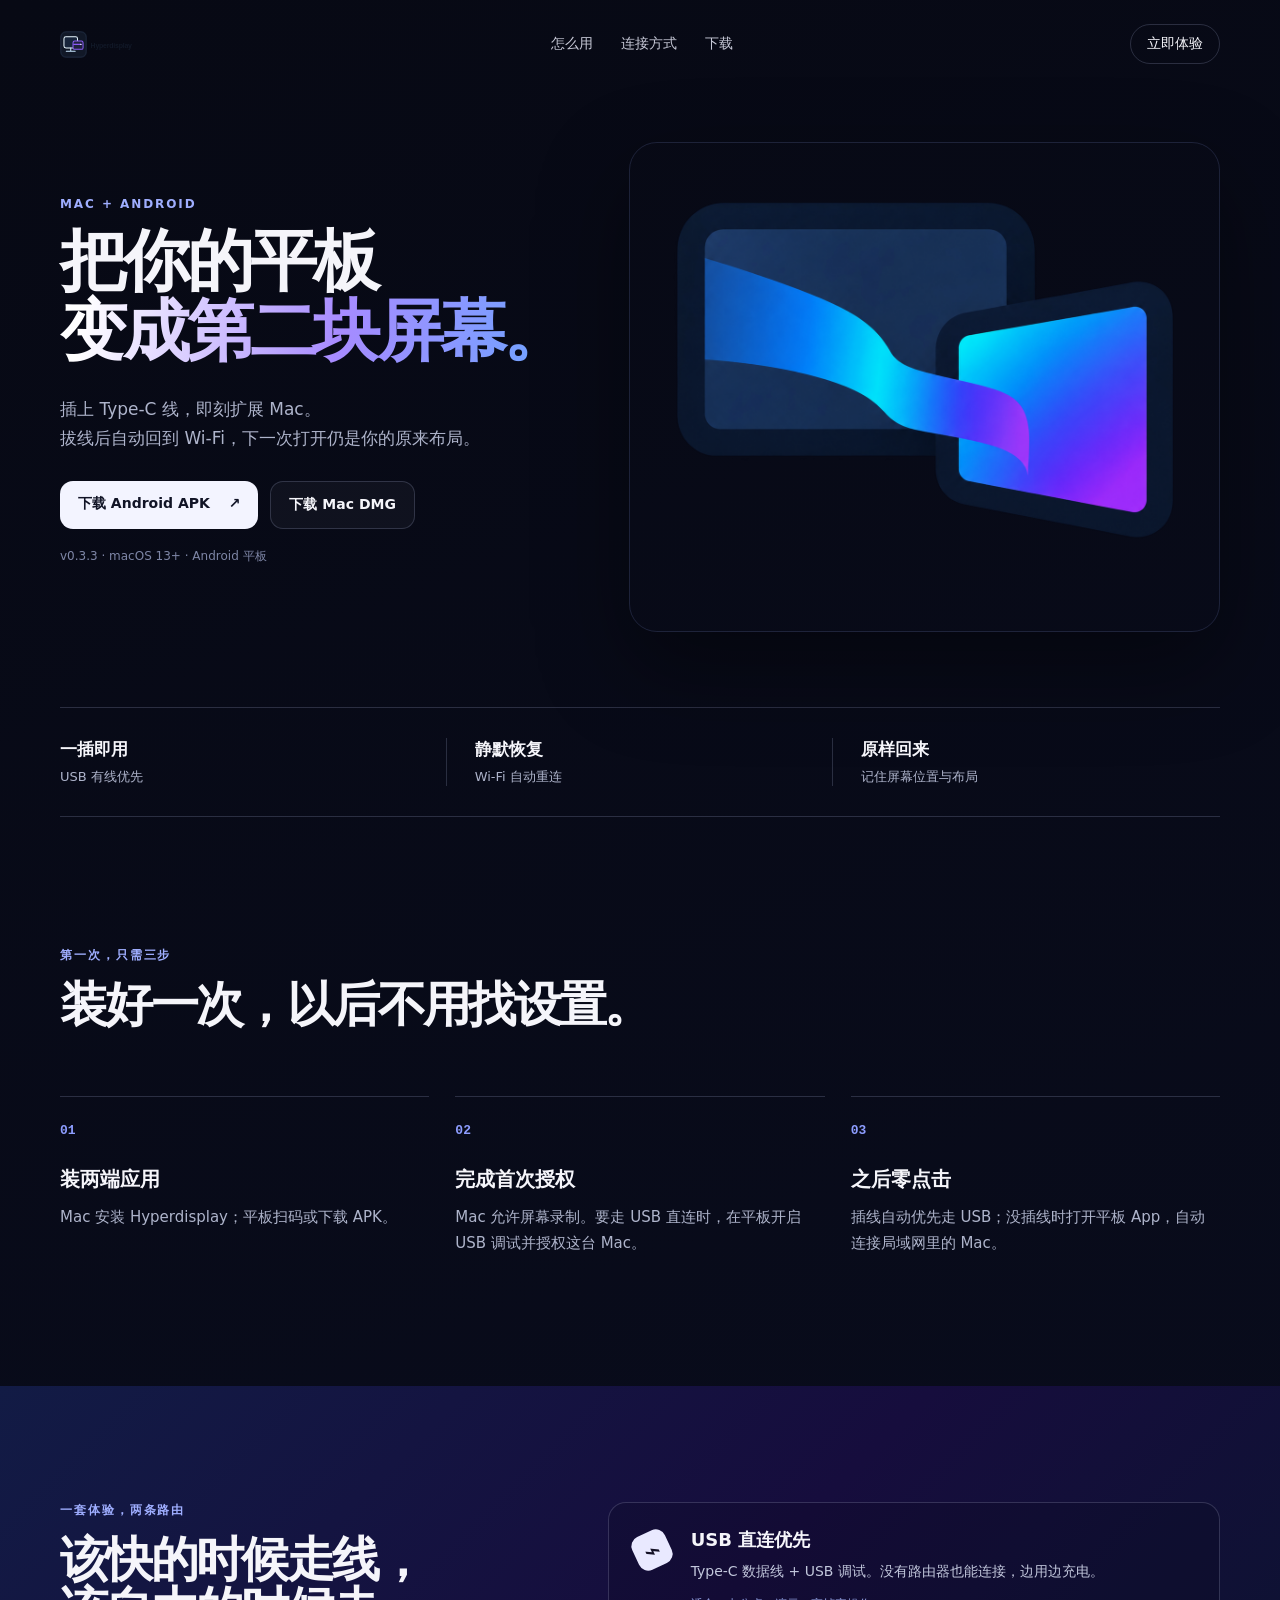
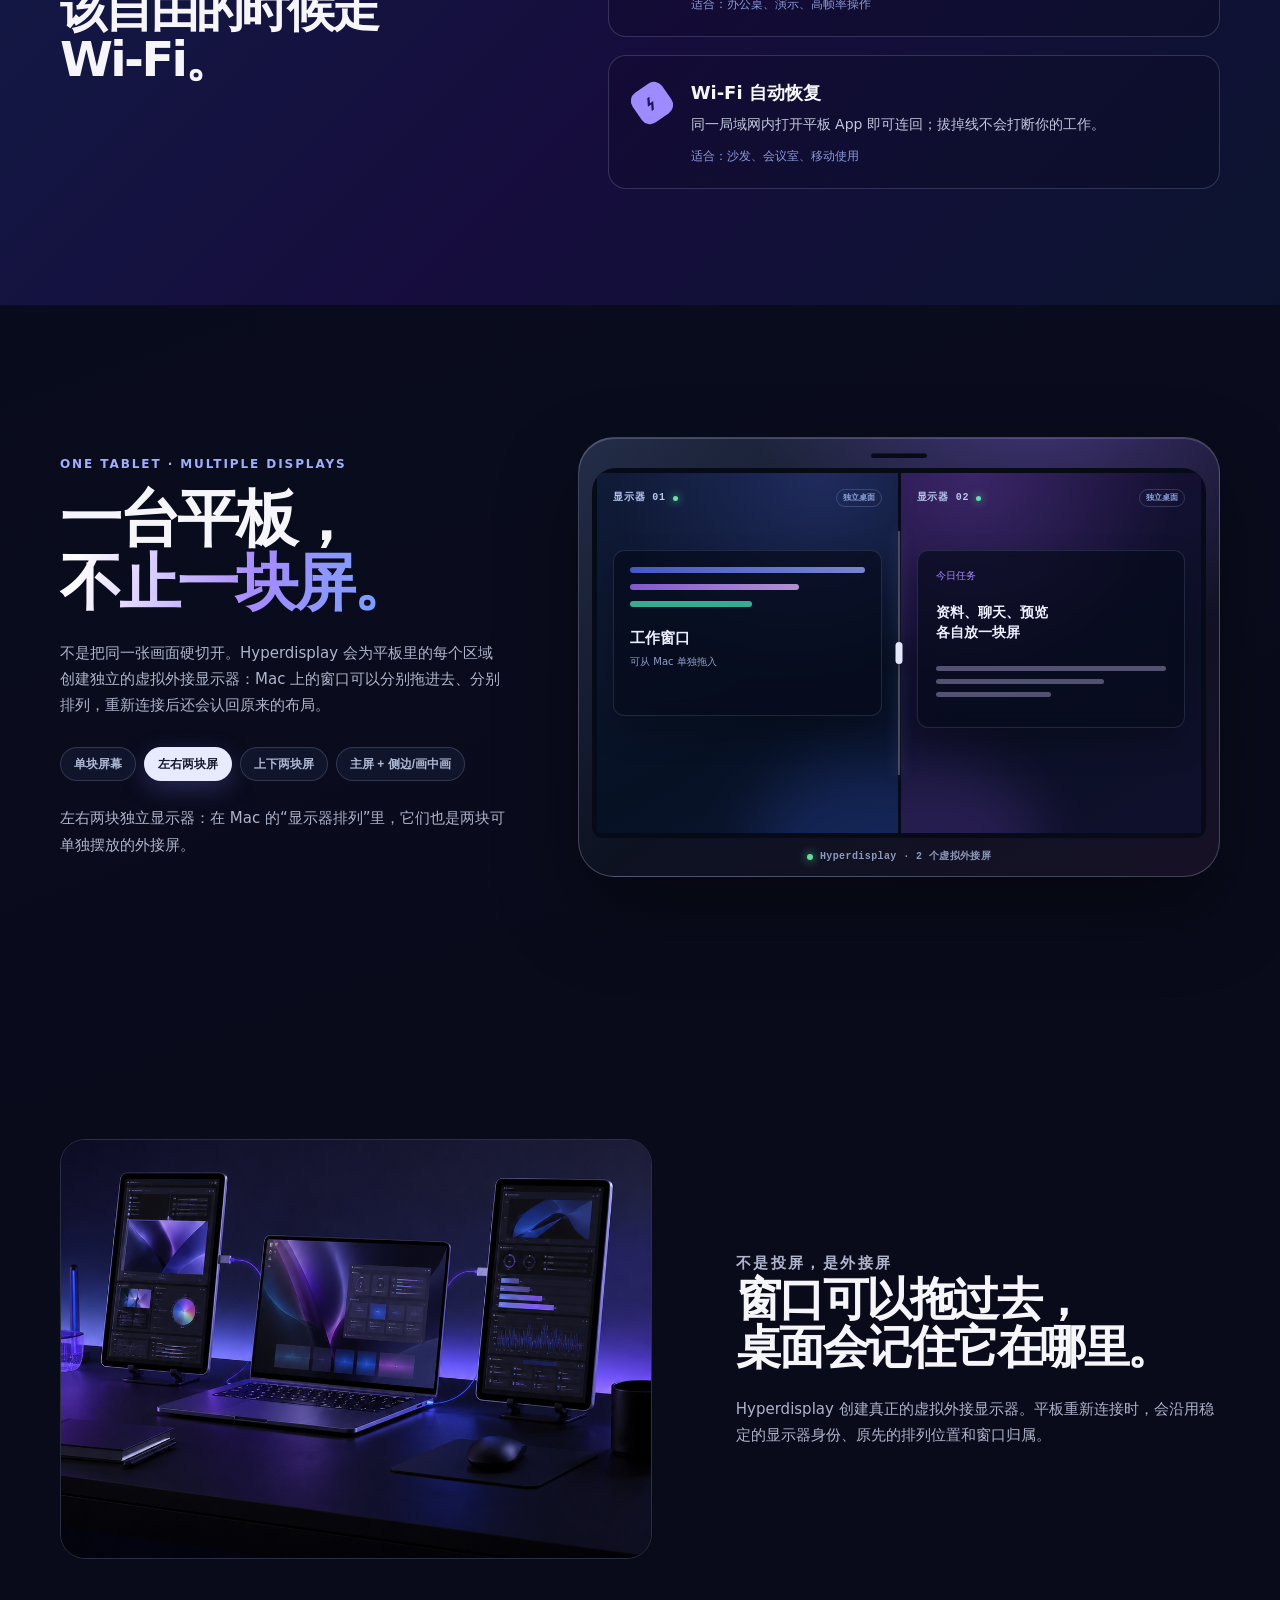
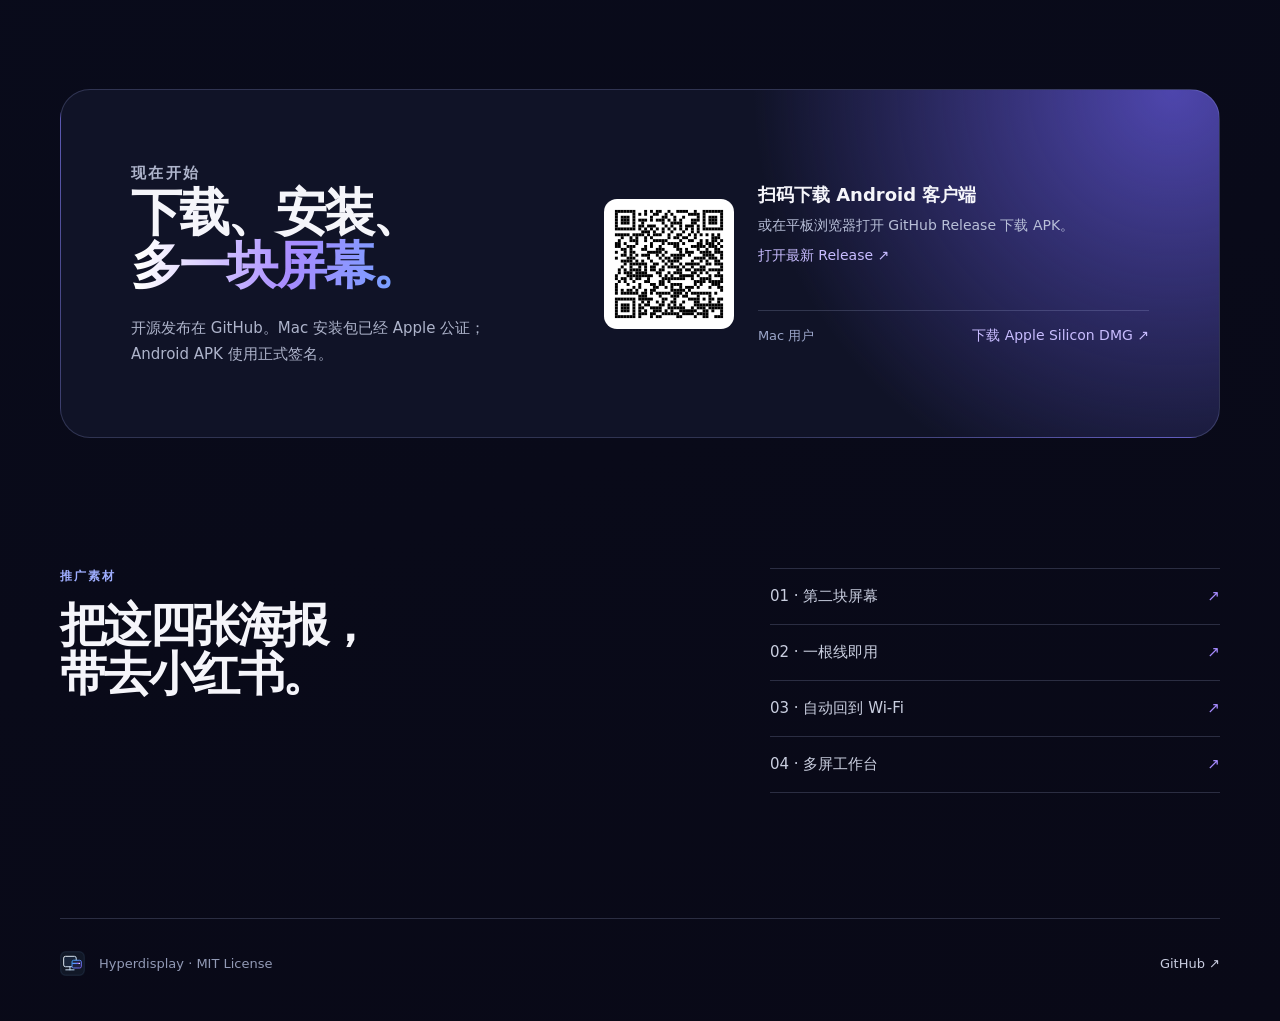
<file: site/index.html>
<!doctype html>
<html lang="zh-CN">
  <head>
    <meta charset="utf-8" />
    <meta name="viewport" content="width=device-width, initial-scale=1" />
    <meta name="description" content="Hyperdisplay：让 Android 平板成为 Mac 的第二块外接屏。USB 优先，Wi‑Fi 自动恢复。" />
    <title>Hyperdisplay — 让平板成为 Mac 的第二块屏幕</title>
    <link rel="icon" href="assets/hyperdisplay-mark.svg" type="image/svg+xml" />
    <link rel="stylesheet" href="styles.css" />
    <link rel="stylesheet" href="multi-screen.css" />
  </head>
  <body>
    <div class="aurora aurora-a"></div><div class="aurora aurora-b"></div>
    <header class="nav wrap">
      <a class="brand" href="#top" aria-label="Hyperdisplay 首页"><img src="assets/hyperdisplay-logo.svg" alt="Hyperdisplay" /></a>
      <nav aria-label="页面导航"><a href="#how">怎么用</a><a href="#connection">连接方式</a><a href="#download">下载</a></nav>
      <a class="nav-download" href="#download">立即体验</a>
    </header>

    <main id="top">
      <section class="hero wrap">
        <div class="hero-copy">
          <p class="eyeline">MAC + ANDROID</p>
          <h1>把你的平板<br /><em>变成第二块屏幕。</em></h1>
          <p class="hero-lede">插上 Type‑C 线，即刻扩展 Mac。<br />拔线后自动回到 Wi‑Fi，下一次打开仍是你的原来布局。</p>
          <div class="hero-actions">
            <a class="button primary" href="https://github.com/dyyz1993/hyperdisplay/releases/latest/download/Hyperdisplay-android.apk">下载 Android APK <span>↗</span></a>
            <a class="button secondary" href="https://github.com/dyyz1993/hyperdisplay/releases/latest/download/Hyperdisplay-macOS-arm64.dmg">下载 Mac DMG</a>
          </div>
          <p class="release-note">v0.3.3 · macOS 13+ · Android 平板</p>
        </div>
        <div class="hero-art"><img src="assets/hero.png" alt="Mac 与平板通过紫蓝色连接线协同工作" /></div>
      </section>

      <section class="promise wrap" aria-label="产品优势">
        <div><strong>一插即用</strong><span>USB 有线优先</span></div>
        <div><strong>静默恢复</strong><span>Wi‑Fi 自动重连</span></div>
        <div><strong>原样回来</strong><span>记住屏幕位置与布局</span></div>
      </section>

      <section id="how" class="how wrap">
        <div class="section-intro"><p class="eyeline">第一次，只需三步</p><h2>装好一次，以后不用找设置。</h2></div>
        <ol>
          <li><span>01</span><h3>装两端应用</h3><p>Mac 安装 Hyperdisplay；平板扫码或下载 APK。</p></li>
          <li><span>02</span><h3>完成首次授权</h3><p>Mac 允许屏幕录制。要走 USB 直连时，在平板开启 USB 调试并授权这台 Mac。</p></li>
          <li><span>03</span><h3>之后零点击</h3><p>插线自动优先走 USB；没插线时打开平板 App，自动连接局域网里的 Mac。</p></li>
        </ol>
      </section>

      <section id="connection" class="connection">
        <div class="wrap connection-grid">
          <div class="connection-copy"><p class="eyeline">一套体验，两条路由</p><h2>该快的时候走线，<br />该自由的时候走 Wi‑Fi。</h2></div>
          <div class="routes">
            <article><div class="route-icon cable">⌁</div><h3>USB 直连优先</h3><p>Type‑C 数据线 + USB 调试。没有路由器也能连接，边用边充电。</p><small>适合：办公桌、演示、高帧率操作</small></article>
            <article><div class="route-icon wifi">⌁</div><h3>Wi‑Fi 自动恢复</h3><p>同一局域网内打开平板 App 即可连回；拔掉线不会打断你的工作。</p><small>适合：沙发、会议室、移动使用</small></article>
          </div>
        </div>
      </section>

      <section id="multi-screen" class="tablet-layout wrap">
        <div class="tablet-layout-copy">
          <p class="eyeline">ONE TABLET · MULTIPLE DISPLAYS</p>
          <h2>一台平板，<br /><em>不止一块屏。</em></h2>
          <p>不是把同一张画面硬切开。Hyperdisplay 会为平板里的每个区域创建独立的虚拟外接显示器：Mac 上的窗口可以分别拖进去、分别排列，重新连接后还会认回原来的布局。</p>
          <div class="layout-switcher" role="group" aria-label="平板多屏布局演示">
            <button type="button" data-layout="single" aria-pressed="false">单块屏幕</button>
            <button type="button" data-layout="horizontal" aria-pressed="true">左右两块屏</button>
            <button type="button" data-layout="vertical" aria-pressed="false">上下两块屏</button>
            <button type="button" data-layout="pip" aria-pressed="false">主屏 + 侧边/画中画</button>
          </div>
          <p class="layout-caption" aria-live="polite">左右两块独立显示器：在 Mac 的“显示器排列”里，它们也是两块可单独摆放的外接屏。</p>
        </div>

        <div class="tablet-stage" data-layout="horizontal" aria-label="平板多块独立显示器动态示意">
          <div class="tablet-camera"></div>
          <div class="tablet-screen">
            <article class="screen-pane pane-a">
              <div class="pane-head"><span>显示器 01</span><i></i><b>独立桌面</b></div>
              <div class="mock-window code-window"><span></span><span></span><span></span><strong>工作窗口</strong><small>可从 Mac 单独拖入</small></div>
              <div class="pane-glow"></div>
            </article>
            <article class="screen-pane pane-b">
              <div class="pane-head"><span>显示器 02</span><i></i><b>独立桌面</b></div>
              <div class="mock-window note-window"><small>今日任务</small><strong>资料、聊天、预览<br />各自放一块屏</strong><em></em><em></em><em></em></div>
              <div class="pane-glow"></div>
            </article>
            <div class="demo-divider" aria-hidden="true"><span></span></div>
          </div>
          <div class="tablet-footer"><span class="live-dot"></span> Hyperdisplay · 2 个虚拟外接屏</div>
        </div>
      </section>

      <section class="layout wrap">
        <div class="layout-visual"><img src="assets/poster-multi.png" alt="一台 Mac 与多个平板外接屏组成的工作空间" /></div>
        <div><p class="eyeline">不是投屏，是外接屏</p><h2>窗口可以拖过去，<br />桌面会记住它在哪里。</h2><p>Hyperdisplay 创建真正的虚拟外接显示器。平板重新连接时，会沿用稳定的显示器身份、原先的排列位置和窗口归属。</p></div>
      </section>

      <section id="download" class="download wrap">
        <div class="download-copy"><p class="eyeline">现在开始</p><h2>下载、安装、<br /><em>多一块屏幕。</em></h2><p>开源发布在 GitHub。Mac 安装包已经 Apple 公证；Android APK 使用正式签名。</p></div>
        <div class="download-panel">
          <img class="qr" src="assets/qr-android.svg" alt="扫描下载 Android APK" />
          <div><h3>扫码下载 Android 客户端</h3><p>或在平板浏览器打开 GitHub Release 下载 APK。</p><a href="https://github.com/dyyz1993/hyperdisplay/releases/latest">打开最新 Release ↗</a></div>
          <div class="mac-row"><span>Mac 用户</span><a href="https://github.com/dyyz1993/hyperdisplay/releases/latest/download/Hyperdisplay-macOS-arm64.dmg">下载 Apple Silicon DMG ↗</a></div>
        </div>
      </section>

      <section class="social wrap"><div><p class="eyeline">推广素材</p><h2>把这四张海报，<br />带去小红书。</h2></div><div class="poster-links"><a href="posters/01-second-screen.html">01 · 第二块屏幕</a><a href="posters/02-one-cable.html">02 · 一根线即用</a><a href="posters/03-wifi-recovery.html">03 · 自动回到 Wi‑Fi</a><a href="posters/04-multi-display.html">04 · 多屏工作台</a></div></section>
    </main>

    <footer class="wrap"><img src="assets/hyperdisplay-mark.svg" alt="" /><span>Hyperdisplay · MIT License</span><a href="https://github.com/dyyz1993/hyperdisplay">GitHub ↗</a></footer>
    <script>
      (() => {
        const stage = document.querySelector('.tablet-stage');
        const footer = stage?.querySelector('.tablet-footer');
        const caption = document.querySelector('.layout-caption');
        const labels = {
          single: ['单块完整外接屏：平板作为一块完整显示器使用。', '1 个虚拟外接屏'],
          horizontal: ['左右两块独立显示器：在 Mac 的“显示器排列”里，它们也是两块可单独摆放的外接屏。', '2 个虚拟外接屏'],
          vertical: ['上下两块独立显示器：上下区域分别对应两块可拖放窗口的外接屏。', '2 个虚拟外接屏'],
          pip: ['主屏与侧边/画中画：重点内容在主区域，辅助窗口留在独立小屏。', '2 个虚拟外接屏'],
        };
        document.querySelectorAll('[data-layout]').forEach((button) => {
          if (button.tagName !== 'BUTTON') return;
          button.addEventListener('click', () => {
            const mode = button.dataset.layout;
            stage.dataset.layout = mode;
            document.querySelectorAll('.layout-switcher button').forEach((item) => {
              item.setAttribute('aria-pressed', String(item === button));
            });
            caption.textContent = labels[mode][0];
            footer.lastChild.textContent = ` Hyperdisplay · ${labels[mode][1]}`;
          });
        });
      })();
    </script>
  </body>
</html>
</file>
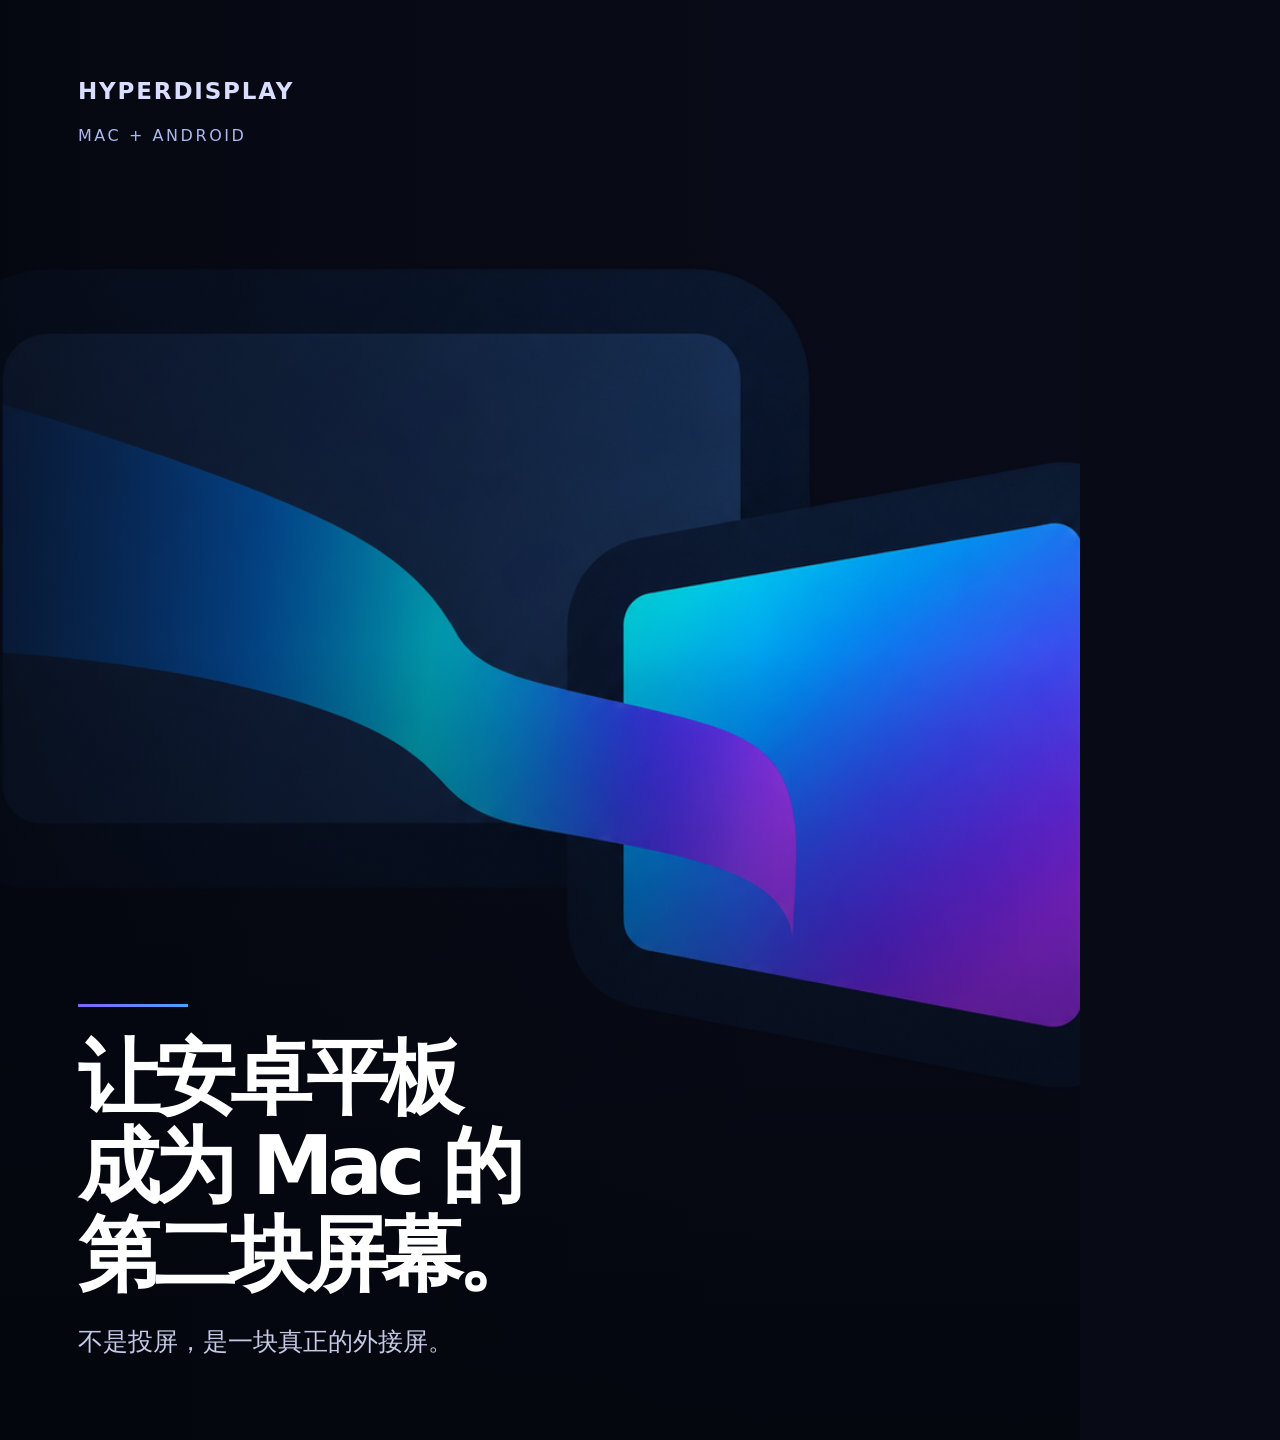
<file: site/posters/01-second-screen.html>
<!doctype html><html lang="zh-CN"><head><meta charset="utf-8"><meta name="viewport" content="width=1080"><link rel="stylesheet" href="poster.css"><title>Hyperdisplay 海报 01</title></head><body><main class="poster poster-hero fade-left"><img class="bg" src="../assets/hero.png" alt=""><div class="top"><div class="brand">HYPERDISPLAY</div><div class="tag">MAC + ANDROID</div></div><div class="bottom"><div class="rule"></div><h1>让安卓平板<br>成为 Mac 的<br>第二块屏幕。</h1><p>不是投屏，是一块真正的外接屏。</p></div></main></body></html>
</file>
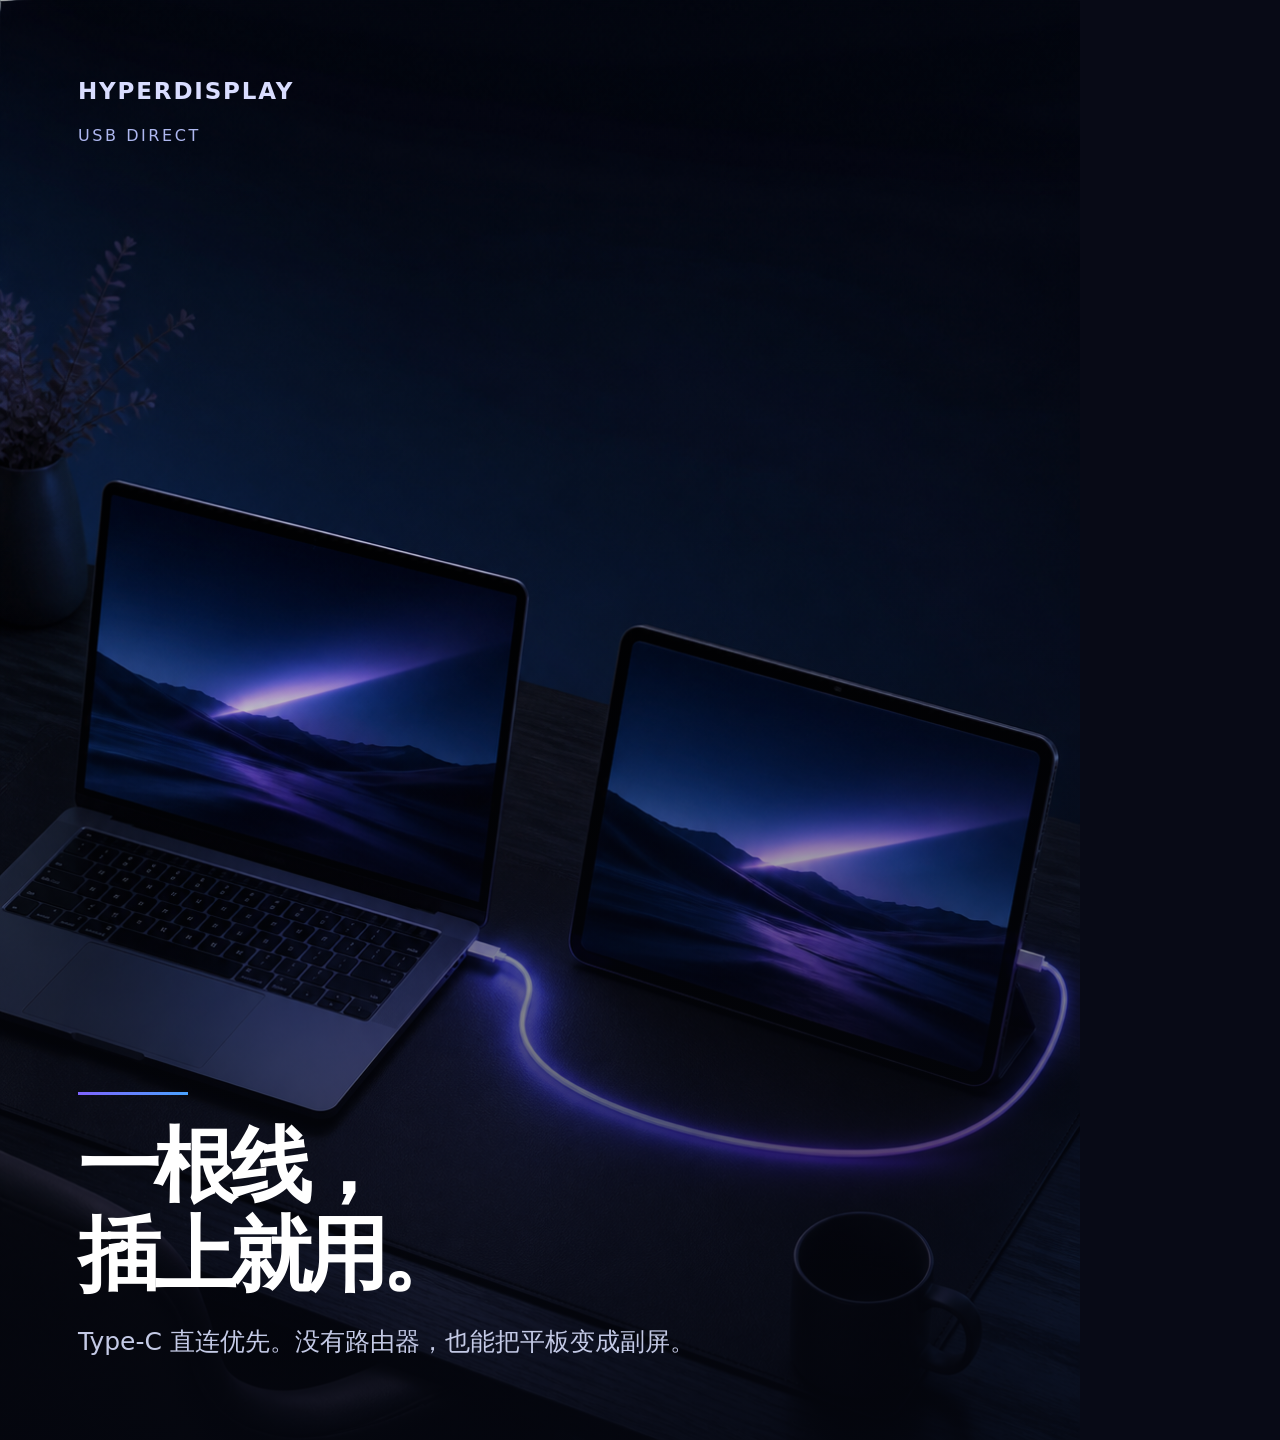
<file: site/posters/02-one-cable.html>
<!doctype html><html lang="zh-CN"><head><meta charset="utf-8"><meta name="viewport" content="width=1080"><link rel="stylesheet" href="poster.css"><title>Hyperdisplay 海报 02</title></head><body><main class="poster poster-cable"><img class="bg" src="../assets/poster-cable.png" alt=""><div class="top"><div class="brand">HYPERDISPLAY</div><div class="tag">USB DIRECT</div></div><div class="bottom"><div class="rule"></div><h1>一根线，<br>插上就用。</h1><p>Type‑C 直连优先。没有路由器，也能把平板变成副屏。</p></div></main></body></html>
</file>
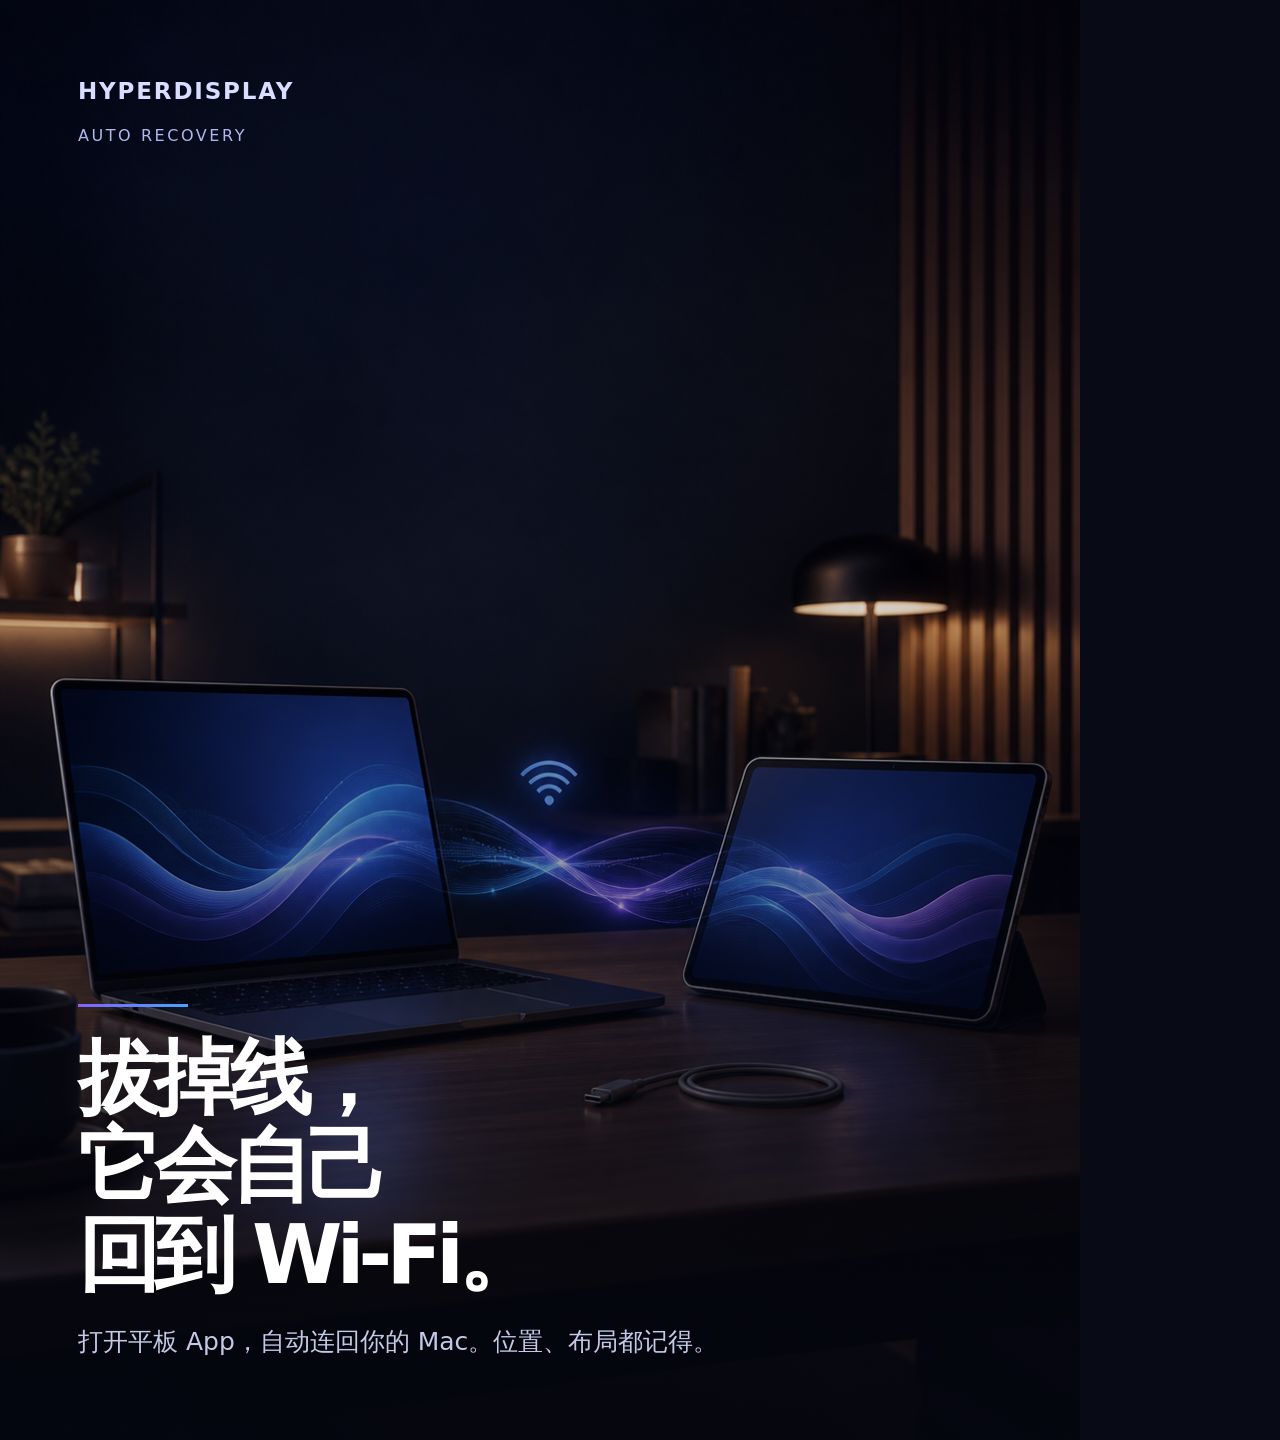
<file: site/posters/03-wifi-recovery.html>
<!doctype html><html lang="zh-CN"><head><meta charset="utf-8"><meta name="viewport" content="width=1080"><link rel="stylesheet" href="poster.css"><title>Hyperdisplay 海报 03</title></head><body><main class="poster poster-wifi"><img class="bg" src="../assets/poster-wifi.png" alt=""><div class="top"><div class="brand">HYPERDISPLAY</div><div class="tag">AUTO RECOVERY</div></div><div class="bottom"><div class="rule"></div><h1>拔掉线，<br>它会自己<br>回到 Wi‑Fi。</h1><p>打开平板 App，自动连回你的 Mac。位置、布局都记得。</p></div></main></body></html>
</file>
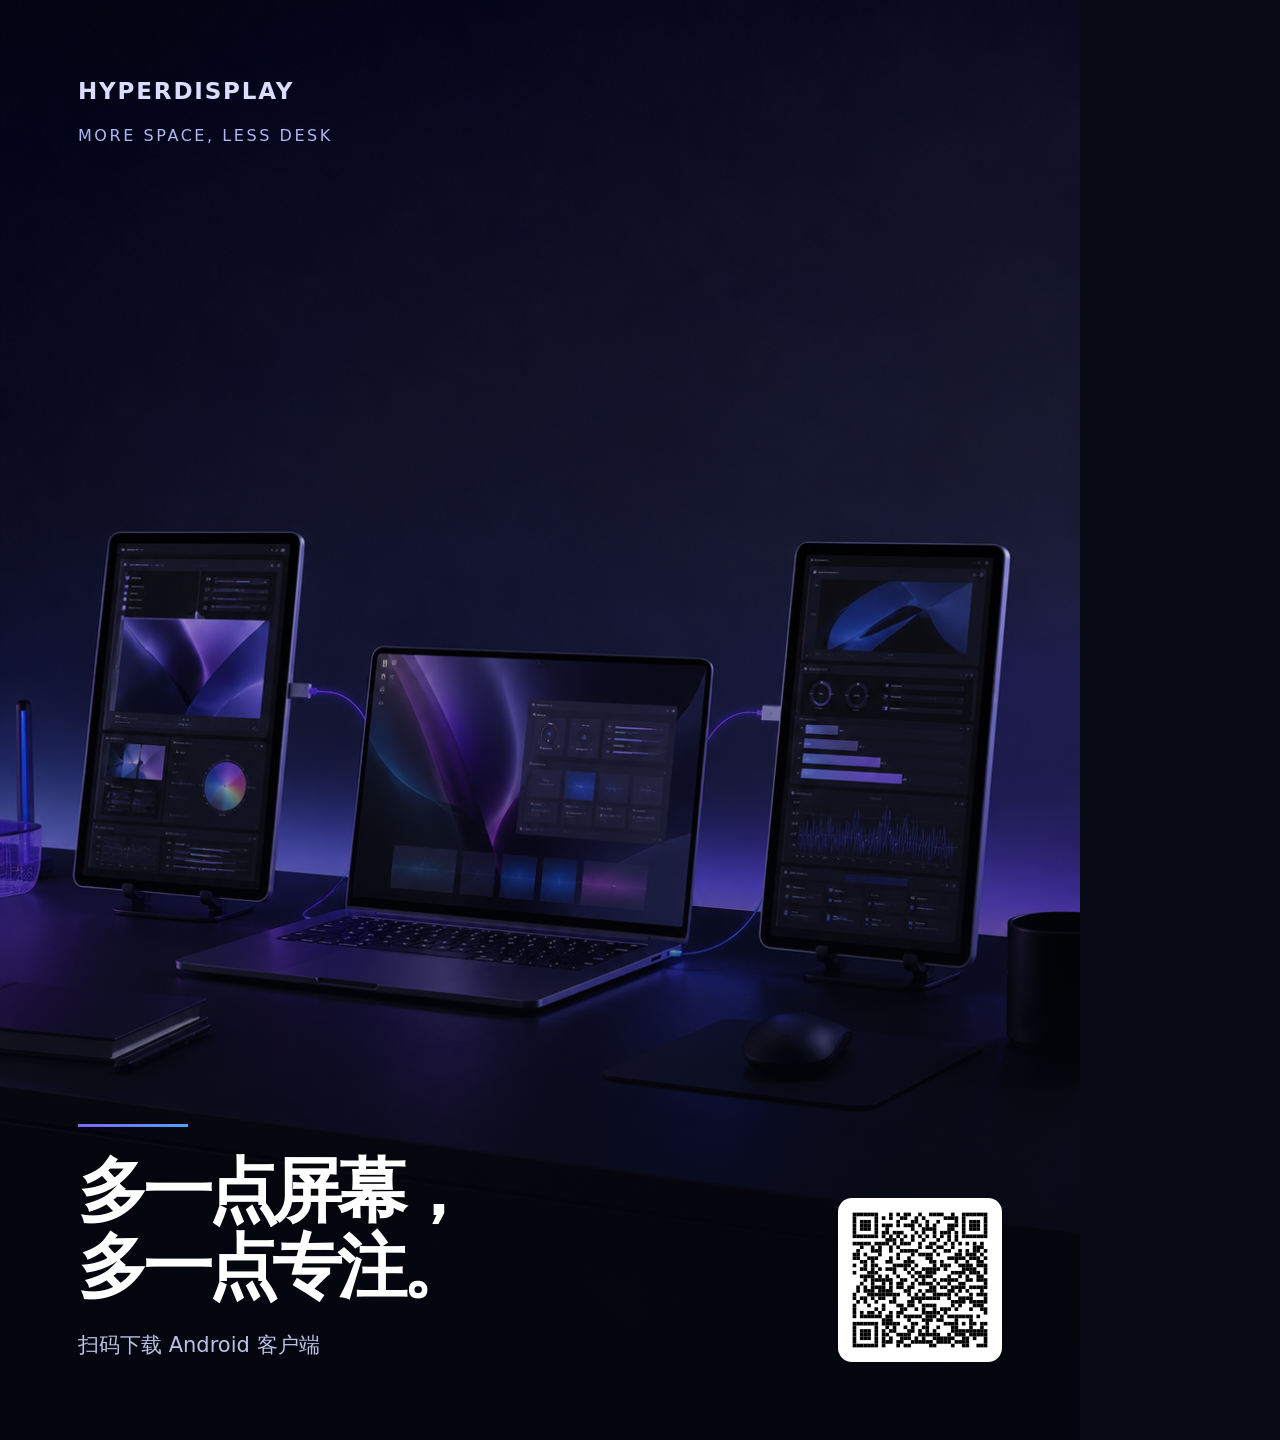
<file: site/posters/04-multi-display.html>
<!doctype html><html lang="zh-CN"><head><meta charset="utf-8"><meta name="viewport" content="width=1080"><link rel="stylesheet" href="poster.css"><title>Hyperdisplay 海报 04</title></head><body><main class="poster poster-multi with-qr"><img class="bg" src="../assets/poster-multi.png" alt=""><div class="top"><div class="brand">HYPERDISPLAY</div><div class="tag">MORE SPACE, LESS DESK</div></div><div class="bottom"><div class="rule"></div><h1>多一点屏幕，<br>多一点专注。</h1><p class="small">扫码下载 Android 客户端</p></div><div class="qr-wrap"><img src="../assets/qr-android.svg" alt="扫码下载 Android APK"></div></main></body></html>
</file>
<file: site/styles.css>
:root{--ink:#070914;--ink2:#0d1124;--paper:#f5f5fa;--muted:#aeb4cb;--violet:#8d68ff;--blue:#4a84ff;--line:rgba(198,210,255,.18);font-family:"SF Pro Display","PingFang SC","Noto Sans CJK SC",system-ui,sans-serif;color:var(--paper);background:var(--ink)}*{box-sizing:border-box}html{scroll-behavior:smooth}body{margin:0;overflow-x:hidden;background:linear-gradient(160deg,#070914 0%,#090c1d 48%,#090917 100%)}a{color:inherit;text-decoration:none}.wrap{width:min(1160px,calc(100% - 48px));margin-inline:auto}.aurora{position:fixed;z-index:-1;filter:blur(90px);opacity:.25;border-radius:50%;pointer-events:none}.aurora-a{width:380px;height:380px;background:#3155ff;top:-120px;right:-100px}.aurora-b{width:360px;height:360px;background:#7039ec;left:-160px;top:760px}.nav{height:88px;display:flex;align-items:center;justify-content:space-between;gap:28px}.brand img{height:27px;display:block}.nav nav{display:flex;gap:28px;font-size:14px;color:#c7c9d7}.nav nav a:hover{color:#fff}.nav-download{padding:10px 16px;border:1px solid var(--line);border-radius:999px;font-size:14px}.hero{min-height:610px;display:grid;grid-template-columns:1fr 1.08fr;align-items:center;gap:22px;padding-block:54px 75px}.eyeline{margin:0 0 16px;color:#9faeff;font-size:12px;letter-spacing:.16em;font-weight:700}.hero h1,.section-intro h2,.connection h2,.layout h2,.download h2,.social h2{margin:0;letter-spacing:-.055em;line-height:1.04;font-size:clamp(42px,5.25vw,72px)}em{font-style:normal;background:linear-gradient(100deg,#fff 5%,#a78bff 55%,#6ba5ff);-webkit-background-clip:text;background-clip:text;color:transparent}.hero-lede{color:var(--muted);font-size:17px;line-height:1.7;margin:28px 0}.hero-actions{display:flex;gap:12px;flex-wrap:wrap}.button{border-radius:13px;padding:14px 18px;font-size:14px;font-weight:650;transition:transform .2s,background .2s}.button:hover{transform:translateY(-2px)}.primary{background:#f3f4ff;color:#111426}.primary span{margin-left:14px}.secondary{border:1px solid var(--line);background:rgba(255,255,255,.035)}.release-note{font-size:12px;color:#7e86a6;margin-top:19px}.hero-art{height:490px;overflow:hidden;border-radius:28px;border:1px solid rgba(151,171,255,.15);box-shadow:0 35px 90px rgba(0,0,0,.4)}.hero-art img{width:100%;height:100%;object-fit:cover;object-position:center;display:block}.promise{border-top:1px solid var(--line);border-bottom:1px solid var(--line);display:grid;grid-template-columns:repeat(3,1fr);padding:30px 0;margin-bottom:130px}.promise div{padding:0 28px;border-right:1px solid var(--line)}.promise div:first-child{padding-left:0}.promise div:last-child{border:0}.promise strong,.promise span{display:block}.promise strong{font-size:17px;margin-bottom:7px}.promise span{font-size:13px;color:var(--muted)}.how{padding-bottom:130px}.section-intro{max-width:630px}.section-intro h2{font-size:48px}.how ol{list-style:none;margin:66px 0 0;padding:0;display:grid;grid-template-columns:repeat(3,1fr);gap:26px}.how li{padding-top:22px;border-top:1px solid var(--line)}.how li span{font:600 13px ui-monospace,SFMono-Regular,monospace;color:#8d9dff}.how h3{margin:28px 0 11px;font-size:20px}.how li p,.layout p,.download-copy>p{margin:0;color:var(--muted);font-size:15px;line-height:1.75}.connection{padding:116px 0;background:linear-gradient(135deg,#121b45,#160d3d 52%,#0b142f)}.connection-grid{display:grid;grid-template-columns:.85fr 1.15fr;gap:95px;align-items:start}.connection h2{font-size:48px}.routes{display:grid;gap:18px}.routes article{position:relative;padding:25px 28px 23px 82px;border:1px solid rgba(214,220,255,.18);border-radius:18px;background:rgba(0,0,0,.12)}.route-icon{position:absolute;left:25px;top:29px;width:36px;height:36px;display:grid;place-items:center;border-radius:10px;background:#e9e9ff;color:#141126;font-size:27px;transform:rotate(-25deg)}.route-icon.wifi{background:#9d8bff;color:#201457;transform:rotate(55deg)}.routes h3{margin:0 0 8px;font-size:18px}.routes p{margin:0;color:#c2c7dc;font-size:14px;line-height:1.6}.routes small{display:block;margin-top:13px;color:#8c99d8;font-size:12px}.layout{padding:130px 0;display:grid;grid-template-columns:1.1fr .9fr;gap:84px;align-items:center}.layout-visual{height:420px;border-radius:25px;overflow:hidden;border:1px solid var(--line)}.layout-visual img{width:100%;height:100%;object-fit:cover;object-position:50% 70%}.layout h2{font-size:46px;margin-bottom:24px}.download{margin-bottom:130px;padding:70px;display:grid;grid-template-columns:.85fr 1.15fr;gap:70px;border:1px solid rgba(173,186,255,.2);border-radius:30px;background:radial-gradient(circle at 96% 0,#4e46ad 0,transparent 36%),#101327}.download h2{font-size:51px;margin-bottom:22px}.download-panel{display:grid;grid-template-columns:130px 1fr;column-gap:24px;align-items:center}.qr{width:130px;height:130px;border-radius:13px;background:#fff;padding:8px;grid-row:span 2}.download-panel h3{margin:0 0 8px;font-size:18px}.download-panel p{color:#b8bfd8;font-size:14px;line-height:1.5;margin:0 0 9px}.download-panel a{color:#c8bcff;font-size:14px}.mac-row{grid-column:2;border-top:1px solid var(--line);padding-top:16px;display:flex;justify-content:space-between;gap:15px}.mac-row span{font-size:13px;color:#9ca6ca}.social{display:flex;justify-content:space-between;gap:40px;padding-bottom:125px}.social h2{font-size:47px}.poster-links{min-width:min(100%,450px);border-top:1px solid var(--line)}.poster-links a{display:flex;justify-content:space-between;padding:18px 0;border-bottom:1px solid var(--line);color:#c9cedf;font-size:15px}.poster-links a:after{content:'↗';color:#a78bff}.poster-links a:hover{color:white}footer{border-top:1px solid var(--line);padding:32px 0 45px;display:flex;align-items:center;gap:14px;color:#929ab6;font-size:13px}footer img{width:25px}footer a{margin-left:auto;color:#c9cde0}@media(max-width:760px){.wrap{width:min(100% - 32px,620px)}.nav{height:74px}.nav nav{display:none}.nav-download{font-size:13px}.hero{grid-template-columns:1fr;padding:35px 0 45px;min-height:0}.hero-art{height:330px;order:-1;border-radius:20px}.hero h1{font-size:49px}.promise{grid-template-columns:1fr;padding:12px 0;margin-bottom:80px}.promise div{padding:17px 0;border-right:0;border-bottom:1px solid var(--line)}.promise div:last-child{border-bottom:0}.section-intro h2,.connection h2,.layout h2,.download h2,.social h2{font-size:39px}.how{padding-bottom:80px}.how ol,.connection-grid,.layout,.download{grid-template-columns:1fr;gap:32px}.how ol{margin-top:42px}.connection{padding:82px 0}.layout{padding:80px 0}.layout-visual{height:320px;order:2}.download{padding:33px 26px;margin-bottom:80px}.download-panel{grid-template-columns:100px 1fr;column-gap:18px}.qr{width:100px;height:100px}.mac-row{grid-column:1/-1;margin-top:8px}.social{display:block;padding-bottom:78px}.poster-links{margin-top:40px}footer{padding-bottom:26px}.hero-lede{font-size:16px}}
</file>
<file: site/multi-screen.css>
.tablet-layout {
  display: grid;
  grid-template-columns: .82fr 1.18fr;
  gap: 72px;
  align-items: center;
  padding: 132px 0;
}

.tablet-layout h2 {
  margin: 0;
  font-size: clamp(42px, 5vw, 62px);
  letter-spacing: -.055em;
  line-height: 1.04;
}

.tablet-layout-copy > p:not(.eyeline) {
  max-width: 465px;
  margin: 24px 0 0;
  color: var(--muted);
  font-size: 15px;
  line-height: 1.75;
}

.layout-switcher {
  display: flex;
  flex-wrap: wrap;
  gap: 8px;
  margin-top: 29px;
}

.layout-switcher button {
  appearance: none;
  border: 1px solid var(--line);
  border-radius: 999px;
  background: #10152b;
  color: #aeb7d2;
  padding: 10px 13px;
  font: 600 12px/1 "PingFang SC", sans-serif;
  cursor: pointer;
  transition: background .2s, color .2s, transform .2s;
}

.layout-switcher button:hover { transform: translateY(-1px); color: #fff; }
.layout-switcher button[aria-pressed="true"] {
  border-color: transparent;
  background: #e8ebff;
  color: #15182b;
  box-shadow: 0 8px 24px rgba(123, 118, 255, .26);
}

.tablet-layout-copy .layout-caption {
  min-height: 48px;
  margin-top: 19px;
  color: #a9b7e9;
  font-size: 13px;
  line-height: 1.65;
}

.tablet-stage {
  position: relative;
  overflow: hidden;
  padding: 15px 13px 0;
  border: 1px solid rgba(211, 220, 255, .25);
  border-radius: 36px;
  background: linear-gradient(142deg, #242d48, #0d1221 48%, #171126);
  box-shadow: 0 35px 80px rgba(0, 0, 0, .38), inset 0 1px 0 rgba(255, 255, 255, .18);
}

.tablet-stage::before {
  content: "";
  position: absolute;
  inset: 0;
  background: radial-gradient(circle at 74% -20%, rgba(151, 106, 255, .4), transparent 44%);
  pointer-events: none;
}

.tablet-camera {
  position: relative;
  z-index: 2;
  width: 56px;
  height: 5px;
  margin: 0 auto 10px;
  border-radius: 999px;
  background: #080b15;
  box-shadow: inset 0 1px 1px rgba(255, 255, 255, .07);
}

.tablet-screen {
  position: relative;
  display: grid;
  grid-template-columns: 1fr 1fr;
  gap: 3px;
  height: 370px;
  padding: 5px;
  overflow: hidden;
  border-radius: 24px 24px 11px 11px;
  background: #070b18;
  transition: grid-template-columns .55s cubic-bezier(.2, .8, .2, 1), grid-template-rows .55s cubic-bezier(.2, .8, .2, 1);
}

.screen-pane {
  position: relative;
  min-width: 0;
  overflow: hidden;
  padding: 16px;
  background: radial-gradient(circle at 75% 0, rgba(99, 115, 255, .22), transparent 50%), linear-gradient(150deg, #101b38, #071124 64%, #0b1530);
  transition: opacity .4s, transform .55s cubic-bezier(.2, .8, .2, 1), width .55s, height .55s;
}

.pane-b { background: radial-gradient(circle at 24% 0, rgba(168, 104, 255, .24), transparent 48%), linear-gradient(150deg, #1b113c, #0c1027 64%, #10102d); }
.pane-head { position: relative; z-index: 1; display: flex; align-items: center; gap: 7px; color: #b9c8f1; font: 600 10px/1 ui-monospace, SFMono-Regular, monospace; letter-spacing: .08em; }
.pane-head i { width: 5px; height: 5px; border-radius: 50%; background: #65e3a6; box-shadow: 0 0 9px #65e3a6; }
.pane-head b { margin-left: auto; border: 1px solid rgba(189, 205, 255, .2); border-radius: 999px; padding: 4px 6px; color: #8da5dc; font-size: 8px; font-weight: 600; letter-spacing: 0; }

.mock-window { position: relative; z-index: 1; margin-top: 43px; border: 1px solid rgba(184, 204, 255, .14); border-radius: 11px; background: rgba(6, 11, 27, .68); box-shadow: 0 16px 32px rgba(0, 0, 0, .23); backdrop-filter: blur(9px); }
.code-window { height: 166px; padding: 16px; }
.code-window span { display: block; height: 6px; margin-bottom: 11px; border-radius: 99px; background: linear-gradient(90deg, #576df2, #97a7ff); opacity: .78; }
.code-window span:nth-child(2) { width: 72%; background: linear-gradient(90deg, #a370ff, #e1b7ff); }
.code-window span:nth-child(3) { width: 52%; background: #45d8b2; }
.code-window strong { display: block; margin-top: 22px; color: #edf1ff; font-size: 15px; }
.code-window small { display: block; margin-top: 7px; color: #90a2cd; font-size: 10px; }
.note-window { height: 178px; padding: 18px; }
.note-window small { display: block; color: #a88cff; font-size: 10px; }
.note-window strong { display: block; margin: 19px 0 23px; color: #edf0ff; font-size: 14px; line-height: 1.45; }
.note-window em { display: block; width: 100%; height: 5px; margin-top: 8px; border-radius: 99px; background: rgba(213, 207, 255, .36); }
.note-window em:nth-of-type(2) { width: 73%; }
.note-window em:nth-of-type(3) { width: 50%; }
.pane-glow { position: absolute; right: -85px; bottom: -90px; width: 230px; height: 160px; border-radius: 50%; background: #426dff; opacity: .18; filter: blur(28px); }
.pane-b .pane-glow { right: auto; left: -90px; background: #9a5aff; }

.demo-divider { position: absolute; z-index: 3; top: 17%; bottom: 17%; left: 50%; display: grid; width: 13px; place-items: center; transform: translateX(-50%); pointer-events: none; transition: opacity .35s, top .55s, bottom .55s, left .55s, width .55s; }
.demo-divider::before { content: ""; position: absolute; inset: 0 auto; width: 1px; background: rgba(229, 235, 255, .56); box-shadow: 0 0 13px rgba(159, 164, 255, .7); }
.demo-divider span { position: relative; width: 7px; height: 22px; border-radius: 99px; background: #e5e9ff; box-shadow: 0 2px 12px rgba(0, 0, 0, .35); }
.tablet-footer { position: relative; z-index: 2; display: flex; align-items: center; justify-content: center; height: 38px; color: #8d9abb; font: 600 10px/1 ui-monospace, SFMono-Regular, monospace; letter-spacing: .04em; }
.live-dot { display: inline-block; width: 6px; height: 6px; margin-right: 7px; border-radius: 50%; background: #61dd9d; box-shadow: 0 0 10px #61dd9d; animation: pulse-live 1.8s infinite; }

.tablet-stage[data-layout="single"] .tablet-screen { grid-template-columns: 1fr; }
.tablet-stage[data-layout="single"] .pane-b { opacity: 0; transform: translateX(30px); pointer-events: none; }
.tablet-stage[data-layout="single"] .demo-divider { opacity: 0; }
.tablet-stage[data-layout="vertical"] .tablet-screen { grid-template-columns: 1fr; grid-template-rows: 1fr 1fr; }
.tablet-stage[data-layout="vertical"] .demo-divider { top: 50%; right: 17%; bottom: auto; left: 17%; width: auto; height: 13px; transform: translateY(-50%); }
.tablet-stage[data-layout="vertical"] .demo-divider::before { inset: auto 0; width: auto; height: 1px; }
.tablet-stage[data-layout="vertical"] .demo-divider span { width: 22px; height: 7px; }
.tablet-stage[data-layout="vertical"] .mock-window { height: 112px; margin-top: 23px; }
.tablet-stage[data-layout="vertical"] .note-window { height: 106px; }
.tablet-stage[data-layout="vertical"] .note-window strong { margin: 10px 0; font-size: 12px; }
.tablet-stage[data-layout="vertical"] .note-window em { margin-top: 5px; }
.tablet-stage[data-layout="pip"] .tablet-screen { display: block; }
.tablet-stage[data-layout="pip"] .pane-a { height: 100%; }
.tablet-stage[data-layout="pip"] .pane-b { position: absolute; z-index: 4; right: 16px; bottom: 16px; width: 39%; height: 47%; padding: 12px; border: 1px solid rgba(213, 219, 255, .33); border-radius: 13px; box-shadow: 0 20px 35px rgba(0, 0, 0, .45); }
.tablet-stage[data-layout="pip"] .pane-b .pane-head b, .tablet-stage[data-layout="pip"] .pane-b .note-window em { display: none; }
.tablet-stage[data-layout="pip"] .pane-b .note-window { height: 94px; margin-top: 17px; padding: 12px; }
.tablet-stage[data-layout="pip"] .pane-b .note-window strong { margin: 9px 0; font-size: 10px; }
.tablet-stage[data-layout="pip"] .demo-divider { opacity: 0; }

@keyframes pulse-live { 50% { transform: scale(.6); opacity: .4; } }

@media (max-width: 760px) {
  .tablet-layout { grid-template-columns: 1fr; gap: 32px; padding: 80px 0; }
  .tablet-layout h2 { font-size: 39px; }
  .tablet-screen { height: 300px; }
  .screen-pane { padding: 12px; }
  .mock-window { margin-top: 28px; }
  .code-window { height: 132px; padding: 12px; }
  .note-window { height: 142px; padding: 13px; }
  .note-window strong { margin: 14px 0; font-size: 12px; }
  .tablet-stage[data-layout="vertical"] .mock-window { height: 83px; margin-top: 14px; }
  .tablet-stage[data-layout="pip"] .pane-b { right: 11px; bottom: 11px; }
}
</file>
<file: site/posters/poster.css>
:root{font-family:"SF Pro Display","PingFang SC","Noto Sans CJK SC",system-ui,sans-serif;color:#fff;background:#080a16}.poster{position:relative;width:1080px;height:1440px;overflow:hidden;background:#090b18}.poster:after{content:"";position:absolute;inset:0;background:linear-gradient(180deg,rgba(5,7,16,.12),rgba(5,7,16,.16) 42%,rgba(5,7,16,.82));pointer-events:none}.bg{position:absolute;inset:0;width:100%;height:100%;object-fit:cover}.top,.bottom,.qr-wrap{position:absolute;z-index:2}.top{top:78px;left:78px;right:78px}.brand{font-size:23px;letter-spacing:.08em;font-weight:700;color:#d9ddff}.tag{margin-top:22px;font-size:16px;letter-spacing:.16em;color:#aeb7ef}.bottom{left:78px;right:78px;bottom:78px}.bottom h1{margin:0;font-size:82px;letter-spacing:-.075em;line-height:1.08}.bottom p{margin:24px 0 0;color:#c4cae6;font-size:25px;line-height:1.55}.rule{height:3px;width:110px;margin-bottom:27px;background:linear-gradient(90deg,#7f64ff,#4aa3ff)}.qr-wrap{right:78px;bottom:78px;width:164px;padding:11px;background:#fff;border-radius:14px}.qr-wrap img{display:block;width:100%;height:100%}.with-qr .bottom{right:285px}.with-qr .bottom h1{font-size:70px}.poster .small{font-size:21px;color:#b9c2e5}.fade-left:after{background:linear-gradient(90deg,rgba(4,6,14,.74),rgba(4,6,14,.05) 70%),linear-gradient(180deg,transparent 45%,rgba(4,6,14,.88))}.poster-cable .bg{object-position:center}.poster-wifi .bg{object-position:center}.poster-multi .bg{object-position:center}.poster-hero .bg{object-position:center}
:root{box-sizing:border-box}*,*:before,*:after{box-sizing:inherit}body{margin:0}
</file>
